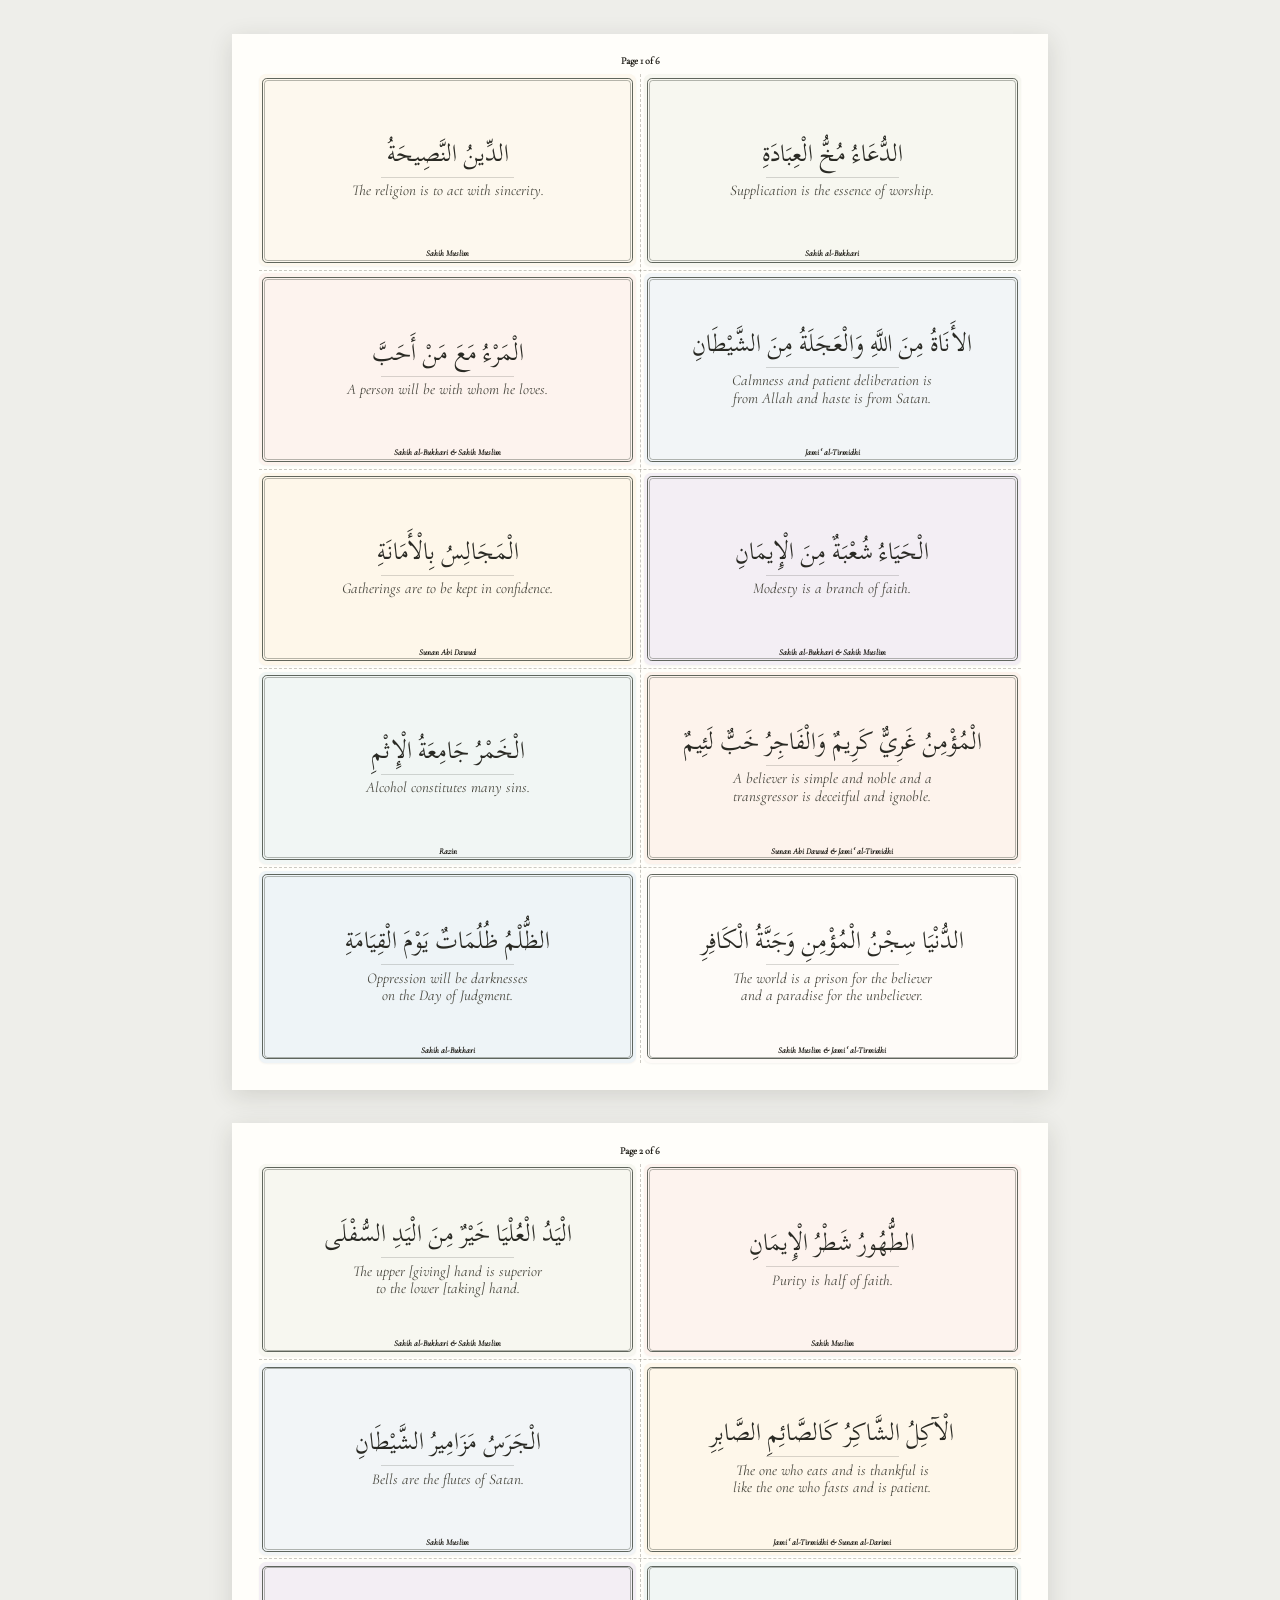
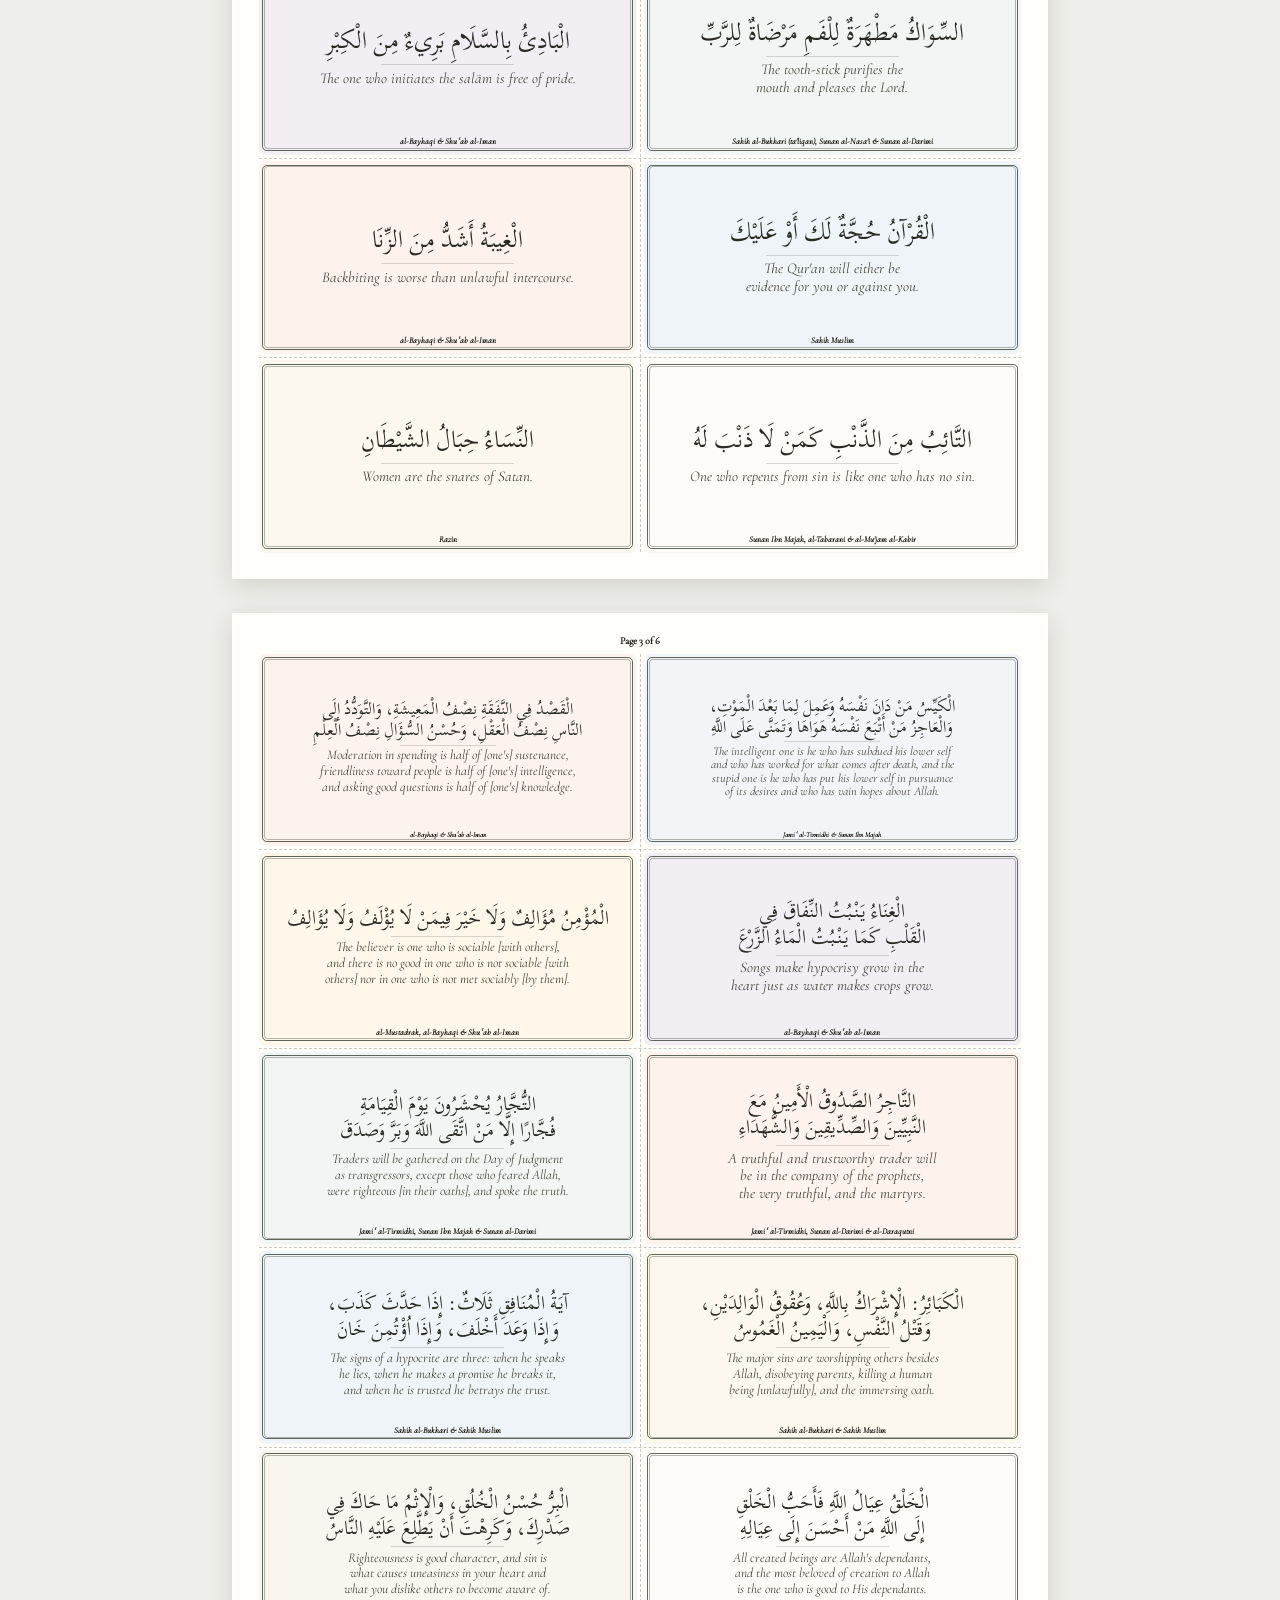
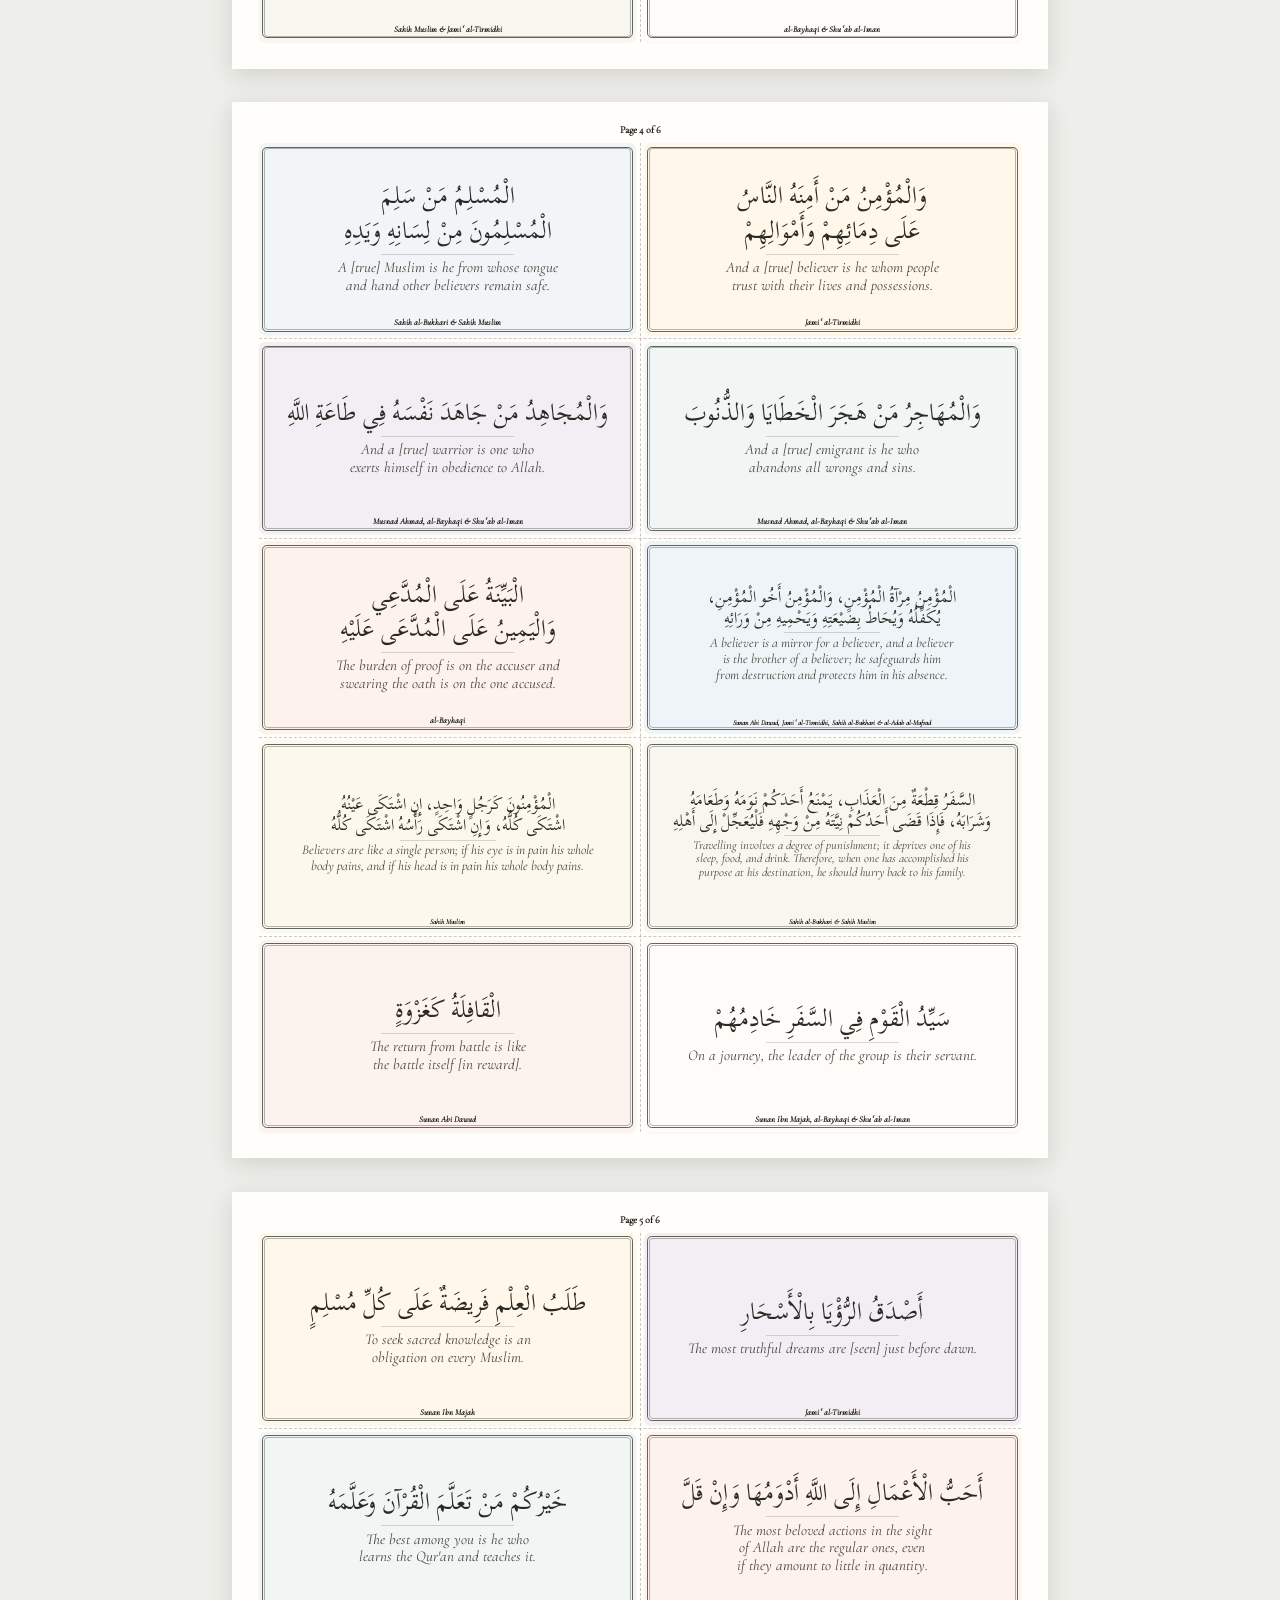
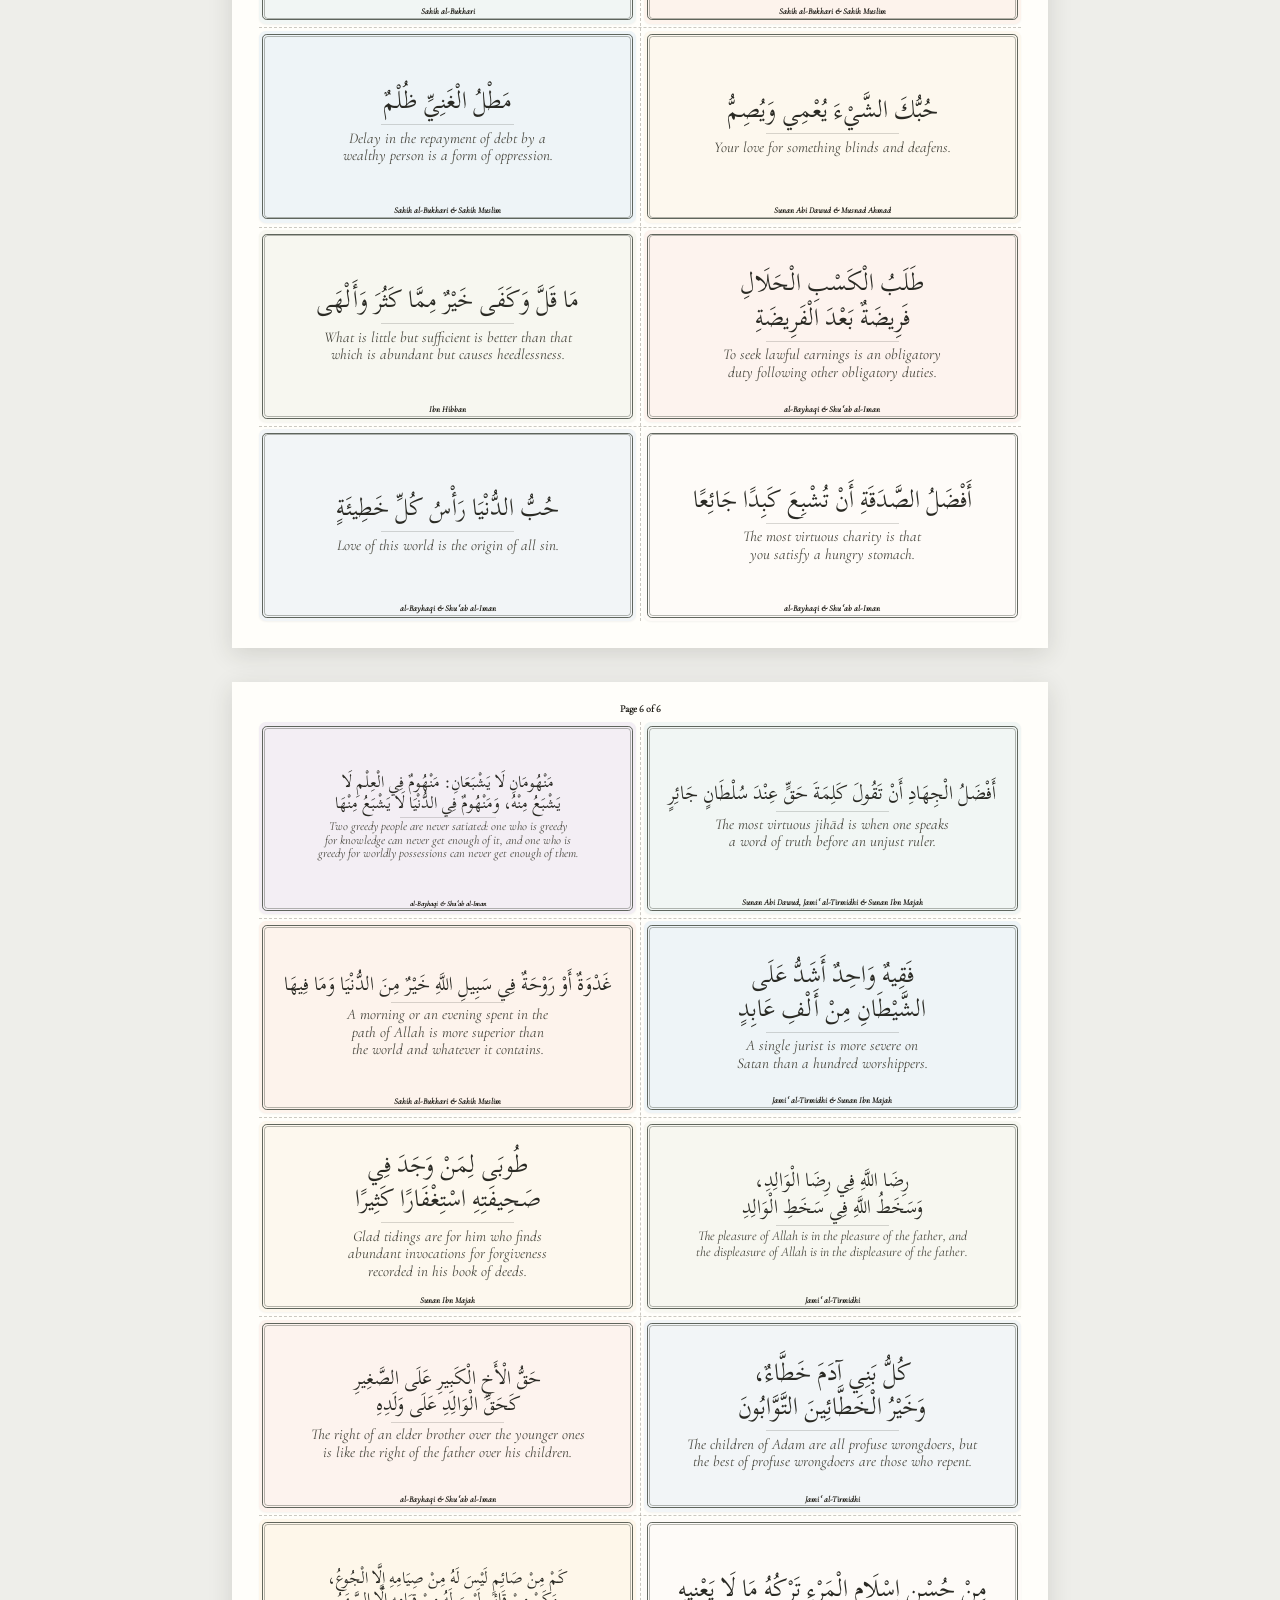
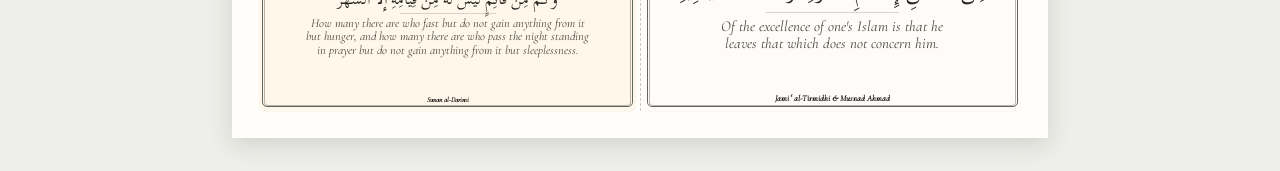
<file: hadith-cards/index.html>
<!doctype html>
<html lang="en">
  <head>
    <meta charset="utf-8">
    <meta name="viewport" content="width=device-width, initial-scale=1">
    <title>Provisions of the Seekers — Zād al-Ṭalibīn (1–60)</title>
    <link rel="stylesheet" href="styles.css?v=15">
  </head>
  <body>
    <main id="pages" class="print-stack" aria-label="Printable Zād al-Ṭalibīn provisions">
      <p class="load-message">Loading cards…</p>
    </main>

    <script src="hadiths.js?v=14"></script>
    <script>
      const cardsPerPage = 10;
      const totalPages = 6;
      const themeAssets = [
        { id: "cream", bg: "#fdf8ee", accent: "#c9a05a" },
        { id: "mint", bg: "#f7f7f0", accent: "#8ea866" },
        { id: "blush", bg: "#fdf3ee", accent: "#d8897a" },
        { id: "sky", bg: "#f2f5f7", accent: "#6f9eb8" },
        { id: "wheat", bg: "#fef7ea", accent: "#c9922f" },
        { id: "lavender", bg: "#f3eef4", accent: "#9a7eb5" },
        { id: "teal", bg: "#f1f6f4", accent: "#5f9a8f" },
        { id: "peach", bg: "#fdf3ec", accent: "#d07f55" },
        { id: "slate", bg: "#eef4f7", accent: "#6a9bc4" },
        { id: "master", bg: "#fefbf8", accent: "#a89562" }
      ];
      const pagesRoot = document.getElementById("pages");

      function pickTheme(index) {
        return index % 10 === 9 ? themeAssets[9] : themeAssets[index % 9];
      }

      function escapeHTML(value) {
        return String(value || "")
          .replaceAll("&", "&amp;")
          .replaceAll("<", "&lt;")
          .replaceAll(">", "&gt;")
          .replaceAll('"', "&quot;")
          .replaceAll("'", "&#039;");
      }

      const lengthThresholds = {
        arabic: { long: 70, veryLong: 110 },
        english: { long: 120, veryLong: 170 }
      };

      function textLengthClass(text, script) {
        const n = (text || "").length;
        const thresholds = lengthThresholds[script];
        if (n > thresholds.veryLong) return "very-long";
        if (n > thresholds.long) return "long";
        return "";
      }

      function tierRank(tier) {
        if (tier === "very-long") return 2;
        if (tier === "long") return 1;
        return 0;
      }

      function cardLengthClass(hadith) {
        const arabicTier = textLengthClass(hadith.arabic, "arabic");
        const englishTier = textLengthClass(hadith.english, "english");
        return tierRank(arabicTier) >= tierRank(englishTier) ? arabicTier : englishTier;
      }

      function cutGuides() {
        return `
          <span class="cut-guide cut-guide--vertical" aria-hidden="true"></span>
          <span class="cut-guide cut-guide--horizontal" style="top: calc(20% - 0.0255in)" aria-hidden="true"></span>
          <span class="cut-guide cut-guide--horizontal" style="top: calc(40% - 0.0085in)" aria-hidden="true"></span>
          <span class="cut-guide cut-guide--horizontal" style="top: calc(60% + 0.0085in)" aria-hidden="true"></span>
          <span class="cut-guide cut-guide--horizontal" style="top: calc(80% + 0.0255in)" aria-hidden="true"></span>
        `;
      }

      function cardTemplate(hadith, index) {
        const theme = pickTheme(index);
        const themeClass = `theme-${(index % 10) + 1}`;
        const arabicClass = textLengthClass(hadith.arabic, "arabic");
        const englishClass = textLengthClass(hadith.english, "english");
        return `
          <article class="card ${themeClass} ${cardLengthClass(hadith)}" style="--card-bg:${theme.bg};--accent:${theme.accent}">
            <div class="card-copy">
              <p class="arabic ${arabicClass}" lang="ar" dir="rtl">${escapeHTML(hadith.arabic)}</p>
              <hr class="copy-rule" aria-hidden="true">
              <p class="english ${englishClass}">${escapeHTML(hadith.english)}</p>
            </div>
            <p class="source">${escapeHTML(hadith.source)}</p>
          </article>
        `;
      }

      function render() {
        if (typeof hadiths === "undefined" || !Array.isArray(hadiths)) {
          pagesRoot.innerHTML = `
            <p class="load-message load-message--error">
              Could not load <code>hadiths.js</code>. Start a local server from the repo root
              (<code>python3 -m http.server 8000</code>), then open
              <a href="http://localhost:8000/hadith-cards/">http://localhost:8000/hadith-cards/</a>.
            </p>
          `;
          return;
        }

        const paddedHadiths = [...hadiths];
        while (paddedHadiths.length < cardsPerPage * totalPages) {
          paddedHadiths.push({
            arabic: "نَصُّ الْحَدِيثِ الْعَرَبِيُّ هُنَا",
            english: "English translation placeholder goes here.",
            source: "Source placeholder"
          });
        }

        pagesRoot.innerHTML = Array.from({ length: totalPages }, (_, pageIndex) => {
          const start = pageIndex * cardsPerPage;
          const pageHadiths = paddedHadiths.slice(start, start + cardsPerPage);
          return `
            <section class="sheet" aria-label="Page ${pageIndex + 1} of ${totalPages}">
              <p class="page-label">Page ${pageIndex + 1} of ${totalPages}</p>
              <div class="cards">
                ${cutGuides()}
                ${pageHadiths.map((hadith, index) => cardTemplate(hadith, start + index)).join("")}
              </div>
            </section>
          `;
        }).join("");
      }

      render();
    </script>
  </body>
</html>
</file>
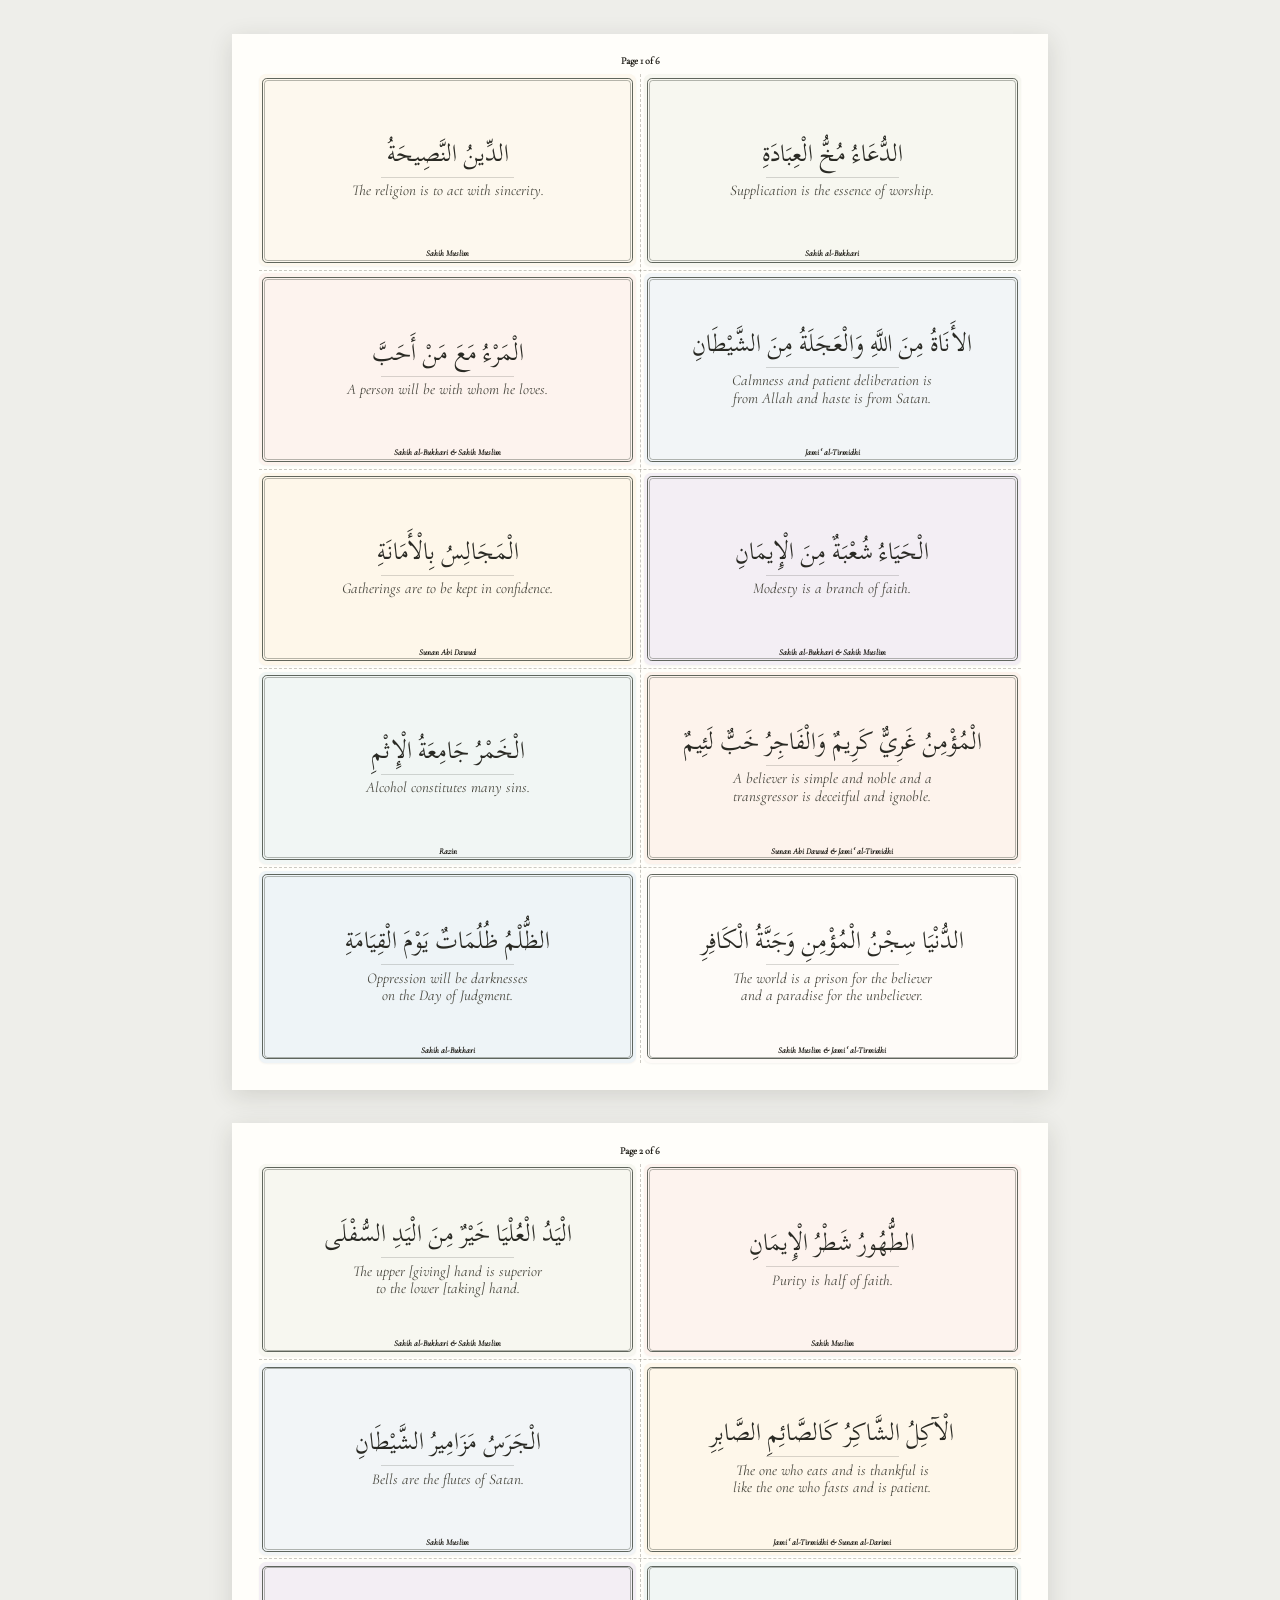
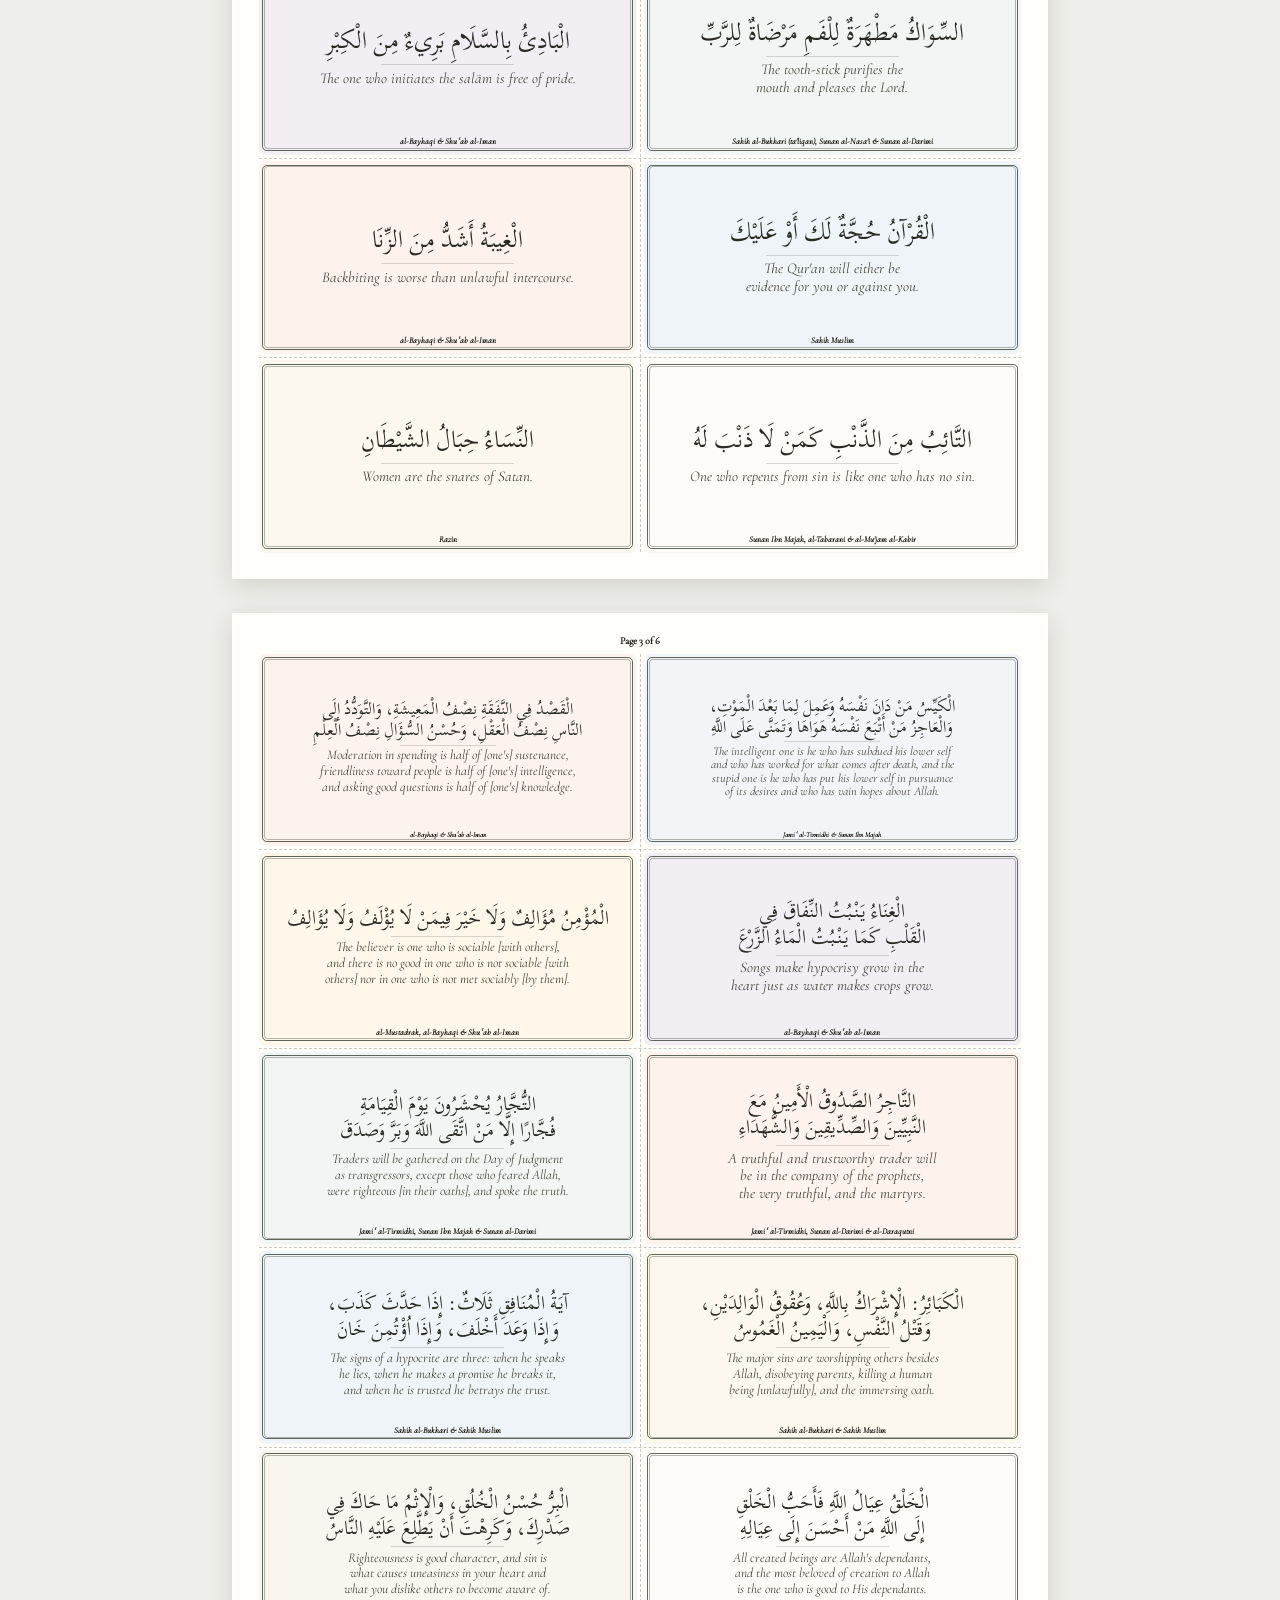
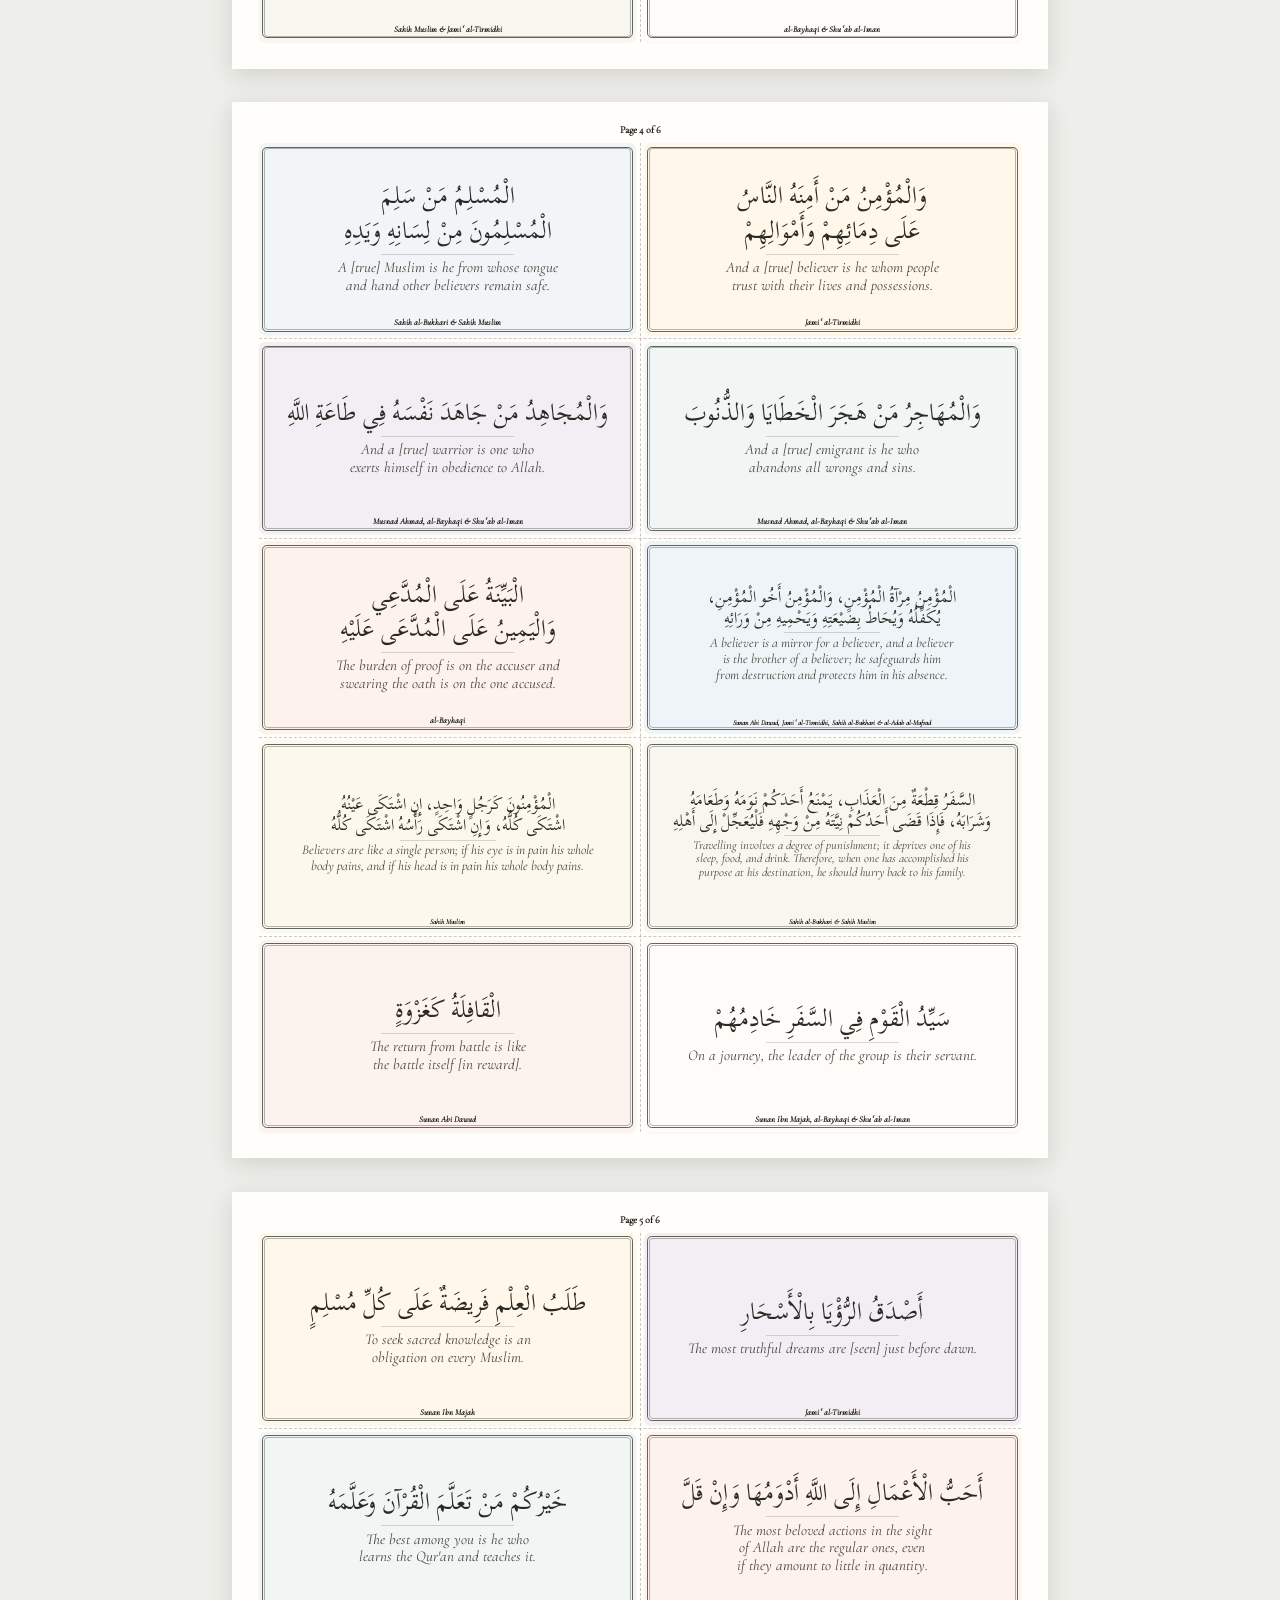
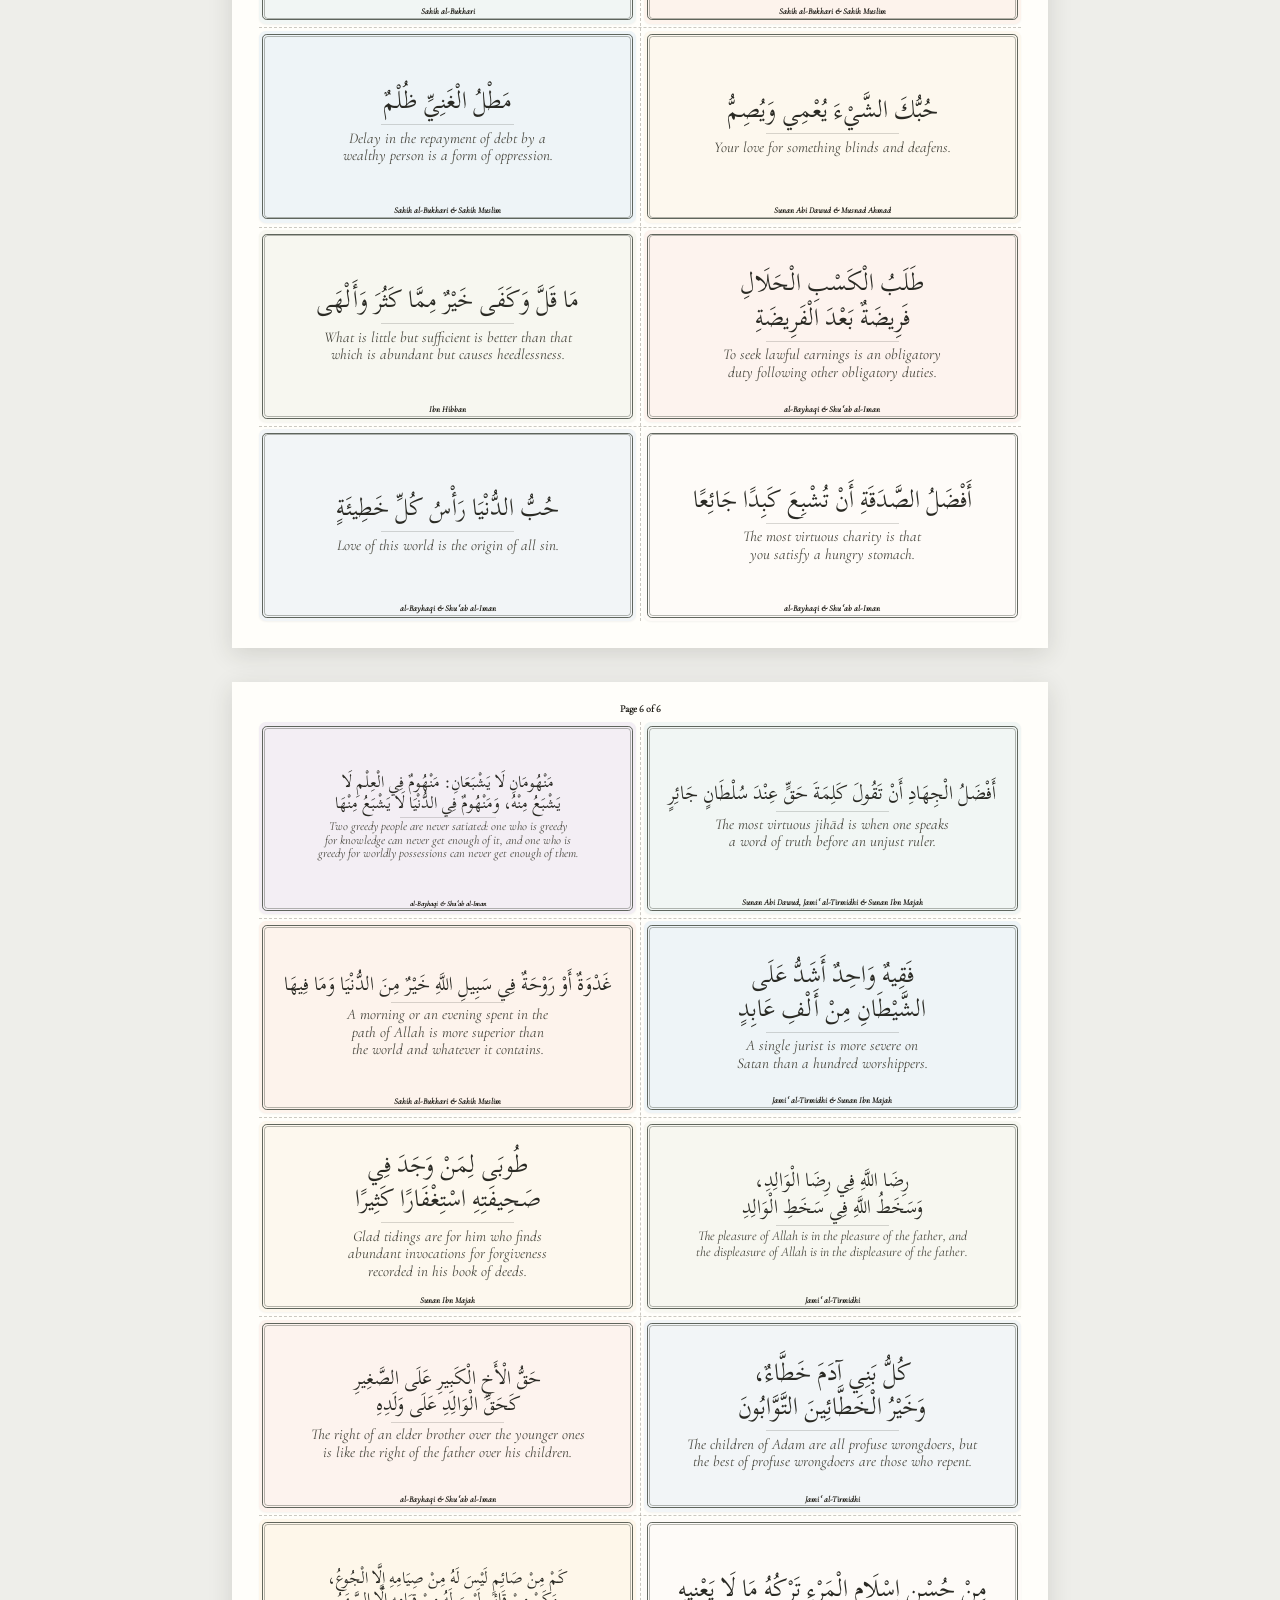
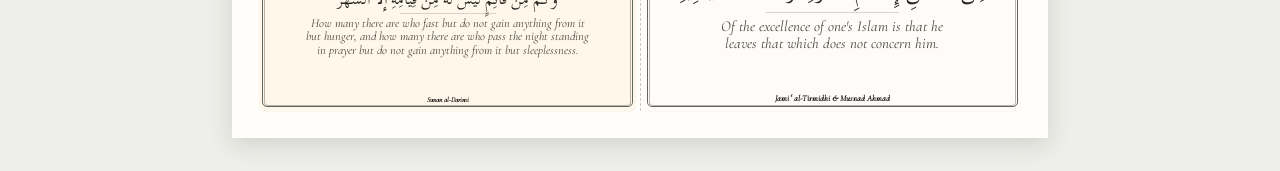
<file: zadul-talibeen/index.html>
<!doctype html>
<html lang="en">
  <head>
    <meta charset="utf-8">
    <meta name="viewport" content="width=device-width, initial-scale=1">
    <title>Provisions of the Seekers — Zād al-Ṭalibīn (1–60)</title>
    <link rel="stylesheet" href="styles.css?v=15">
  </head>
  <body>
    <main id="pages" class="print-stack" aria-label="Printable Zād al-Ṭalibīn provisions">
      <p class="load-message">Loading cards…</p>
    </main>

    <script src="hadiths.js?v=14"></script>
    <script>
      const cardsPerPage = 10;
      const totalPages = 6;
      const themeAssets = [
        { id: "cream", bg: "#fdf8ee", accent: "#c9a05a" },
        { id: "mint", bg: "#f7f7f0", accent: "#8ea866" },
        { id: "blush", bg: "#fdf3ee", accent: "#d8897a" },
        { id: "sky", bg: "#f2f5f7", accent: "#6f9eb8" },
        { id: "wheat", bg: "#fef7ea", accent: "#c9922f" },
        { id: "lavender", bg: "#f3eef4", accent: "#9a7eb5" },
        { id: "teal", bg: "#f1f6f4", accent: "#5f9a8f" },
        { id: "peach", bg: "#fdf3ec", accent: "#d07f55" },
        { id: "slate", bg: "#eef4f7", accent: "#6a9bc4" },
        { id: "master", bg: "#fefbf8", accent: "#a89562" }
      ];
      const pagesRoot = document.getElementById("pages");

      function pickTheme(index) {
        return index % 10 === 9 ? themeAssets[9] : themeAssets[index % 9];
      }

      function escapeHTML(value) {
        return String(value || "")
          .replaceAll("&", "&amp;")
          .replaceAll("<", "&lt;")
          .replaceAll(">", "&gt;")
          .replaceAll('"', "&quot;")
          .replaceAll("'", "&#039;");
      }

      const lengthThresholds = {
        arabic: { long: 70, veryLong: 110 },
        english: { long: 120, veryLong: 170 }
      };

      function textLengthClass(text, script) {
        const n = (text || "").length;
        const thresholds = lengthThresholds[script];
        if (n > thresholds.veryLong) return "very-long";
        if (n > thresholds.long) return "long";
        return "";
      }

      function tierRank(tier) {
        if (tier === "very-long") return 2;
        if (tier === "long") return 1;
        return 0;
      }

      function cardLengthClass(hadith) {
        const arabicTier = textLengthClass(hadith.arabic, "arabic");
        const englishTier = textLengthClass(hadith.english, "english");
        return tierRank(arabicTier) >= tierRank(englishTier) ? arabicTier : englishTier;
      }

      function cutGuides() {
        return `
          <span class="cut-guide cut-guide--vertical" aria-hidden="true"></span>
          <span class="cut-guide cut-guide--horizontal" style="top: calc(20% - 0.0255in)" aria-hidden="true"></span>
          <span class="cut-guide cut-guide--horizontal" style="top: calc(40% - 0.0085in)" aria-hidden="true"></span>
          <span class="cut-guide cut-guide--horizontal" style="top: calc(60% + 0.0085in)" aria-hidden="true"></span>
          <span class="cut-guide cut-guide--horizontal" style="top: calc(80% + 0.0255in)" aria-hidden="true"></span>
        `;
      }

      function cardTemplate(hadith, index) {
        const theme = pickTheme(index);
        const themeClass = `theme-${(index % 10) + 1}`;
        const arabicClass = textLengthClass(hadith.arabic, "arabic");
        const englishClass = textLengthClass(hadith.english, "english");
        return `
          <article class="card ${themeClass} ${cardLengthClass(hadith)}" style="--card-bg:${theme.bg};--accent:${theme.accent}">
            <div class="card-copy">
              <p class="arabic ${arabicClass}" lang="ar" dir="rtl">${escapeHTML(hadith.arabic)}</p>
              <hr class="copy-rule" aria-hidden="true">
              <p class="english ${englishClass}">${escapeHTML(hadith.english)}</p>
            </div>
            <p class="source">${escapeHTML(hadith.source)}</p>
          </article>
        `;
      }

      function render() {
        if (typeof hadiths === "undefined" || !Array.isArray(hadiths)) {
          pagesRoot.innerHTML = `
            <p class="load-message load-message--error">
              Could not load <code>hadiths.js</code>. Start a local server from the repo root
              (<code>python3 -m http.server 8000</code>), then open
              <a href="http://localhost:8000/zadul-talibeen/">http://localhost:8000/zadul-talibeen/</a>.
            </p>
          `;
          return;
        }

        const paddedHadiths = [...hadiths];
        while (paddedHadiths.length < cardsPerPage * totalPages) {
          paddedHadiths.push({
            arabic: "نَصُّ الْحَدِيثِ الْعَرَبِيُّ هُنَا",
            english: "English translation placeholder goes here.",
            source: "Source placeholder"
          });
        }

        pagesRoot.innerHTML = Array.from({ length: totalPages }, (_, pageIndex) => {
          const start = pageIndex * cardsPerPage;
          const pageHadiths = paddedHadiths.slice(start, start + cardsPerPage);
          return `
            <section class="sheet" aria-label="Page ${pageIndex + 1} of ${totalPages}">
              <p class="page-label">Page ${pageIndex + 1} of ${totalPages}</p>
              <div class="cards">
                ${cutGuides()}
                ${pageHadiths.map((hadith, index) => cardTemplate(hadith, start + index)).join("")}
              </div>
            </section>
          `;
        }).join("");
      }

      render();
    </script>
  </body>
</html>
</file>
<file: hadith-cards/styles.css>
@font-face {
  font-family: "Local Scheherazade";
  src: url("/assets/fonts/ScheherazadeNew-Regular.ttf") format("truetype");
  font-weight: 400;
  font-style: normal;
  font-display: swap;
}

@font-face {
  font-family: "Local Cormorant";
  src: local("Cormorant Garamond"), url("/assets/fonts/CormorantGaramond-Regular.ttf") format("truetype");
  font-display: swap;
}

@font-face {
  font-family: "Local Cormorant";
  src: local("Cormorant Garamond Italic"), url("/assets/fonts/CormorantGaramond-Italic.ttf") format("truetype");
  font-style: italic;
  font-display: swap;
}

:root {
  --page-width: 8.5in;
  --page-height: 11in;
  --page-pad-x: 0.28in;
  --page-pad-y: 0.2in;
  --card-gap: 0.075in;
  --label-height: 0.18in;
  --ink: #171710;
  --muted: #2b2b24;
  --guide: rgba(103, 98, 83, 0.34);
  --paper: #fffefa;
}

* {
  box-sizing: border-box;
}

html,
body {
  margin: 0;
  min-height: 100%;
}

body {
  background: #eeeeea;
  color: var(--ink);
  font-family: "Local Cormorant", Georgia, "Times New Roman", serif;
  -webkit-font-smoothing: antialiased;
  text-rendering: optimizeLegibility;
}

.print-stack {
  display: grid;
  gap: 0.35in;
  padding: 0.35in 0;
}

.load-message {
  width: var(--page-width);
  margin: 0 auto;
  padding: 0.5in;
  color: var(--muted);
  font-size: 0.14in;
  text-align: center;
}

.load-message--error {
  color: #6b2f2f;
}

.load-message code {
  font-size: 0.9em;
}

.sheet {
  display: grid;
  grid-template-rows: var(--label-height) minmax(0, 1fr);
  gap: 0.045in;
  width: var(--page-width);
  height: var(--page-height);
  margin: 0 auto;
  padding: var(--page-pad-y) var(--page-pad-x) 0.28in;
  overflow: hidden;
  background: var(--paper);
  box-shadow: 0 0.06in 0.24in rgba(45, 40, 30, 0.14);
  page-break-after: always;
  break-after: page;
}

.sheet:last-child {
  page-break-after: auto;
  break-after: auto;
}

.page-label {
  align-self: center;
  margin: 0;
  color: #211f19;
  font-size: 0.105in;
  font-weight: 700;
  line-height: 1;
  text-align: center;
}

.cards {
  position: relative;
  display: grid;
  grid-template-columns: repeat(2, minmax(0, 1fr));
  grid-template-rows: repeat(5, minmax(0, 1fr));
  gap: var(--card-gap);
  width: 100%;
  height: 100%;
}

.cut-guide {
  position: absolute;
  z-index: 0;
  pointer-events: none;
}

.cut-guide--vertical {
  top: 0;
  bottom: 0;
  left: 50%;
  border-left: 0.45pt dashed var(--guide);
}

.cut-guide--horizontal {
  left: 0;
  right: 0;
  border-top: 0.45pt dashed var(--guide);
}

.card {
  --card-bg: #fff9ef;
  --accent: #d7a754;
  --accent-rgb: 215, 167, 84;
  --shade-rgb: 255, 248, 232;
  --frame-ink: #3f463c;
  position: relative;
  z-index: 1;
  display: grid;
  grid-template-rows: minmax(0, 1fr) auto;
  min-width: 0;
  min-height: 0;
  padding: 0.11in 0.22in 0.08in;
  overflow: hidden;
  border: none;
  border-radius: 0.07in;
  background: var(--card-bg);
  box-shadow: 0 0.008in 0.02in rgba(47, 38, 27, 0.06);
  break-inside: avoid;
}

.card::before {
  content: "";
  position: absolute;
  inset: 0.036in;
  z-index: 1;
  border: 0.5pt solid color-mix(in srgb, var(--frame-ink) 82%, transparent);
  border-radius: 0.05in;
  pointer-events: none;
}

.card::after {
  content: "";
  position: absolute;
  inset: 0.054in;
  z-index: 1;
  border: 0.38pt solid color-mix(in srgb, var(--frame-ink) 38%, transparent);
  border-radius: 0.038in;
  pointer-events: none;
}

.card-copy {
  position: relative;
  z-index: 2;
  align-self: center;
  display: grid;
  gap: 0;
  justify-items: center;
  width: 100%;
  padding: 0.02in 0.03in 0;
}

.copy-rule {
  display: block;
  width: min(52%, 1.38in);
  height: 0;
  margin: 0.048in 0 0.04in;
  padding: 0;
  border: 0;
  border-top: 0.3pt solid color-mix(in srgb, var(--ink) 16%, transparent);
  background: none;
}

.arabic,
.english,
.source {
  margin: 0;
  position: relative;
  z-index: 2;
}

.arabic {
  width: 100%;
  margin-bottom: 0.012in;
  color: #2a2a24;
  font-family: "Local Scheherazade", "Scheherazade New", "Noto Naskh Arabic", "Geeza Pro", "Traditional Arabic", serif;
  font-size: 0.248in;
  font-weight: 300;
  font-synthesis: none;
  line-height: 1.44;
  text-align: center;
  direction: rtl;
  unicode-bidi: isolate;
  text-wrap: balance;
}

.english {
  max-width: 88%;
  margin-top: 0.006in;
  color: color-mix(in srgb, var(--muted) 72%, #8a8778);
  font-size: 0.156in;
  font-style: italic;
  font-weight: 400;
  line-height: 1.18;
  text-align: center;
  text-wrap: balance;
}

.source {
  position: relative;
  z-index: 2;
  align-self: end;
  color: #25231d;
  font-size: 0.088in;
  font-style: italic;
  font-weight: 700;
  line-height: 1.1;
  text-align: center;
}

.arabic.long {
  font-size: 0.2in;
  line-height: 1.37;
}

.english.long {
  font-size: 0.14in;
}

.card.long .copy-rule {
  width: min(46%, 1.18in);
  margin-block: 0.036in 0.03in;
}

.card.long {
  padding-block: 0.1in 0.075in;
}

.arabic.very-long {
  font-size: 0.168in;
  line-height: 1.3;
}

.english.very-long {
  max-width: 92%;
  font-size: 0.128in;
  line-height: 1.1;
}

.card.very-long {
  padding: 0.09in 0.18in 0.07in;
}

.card.very-long .copy-rule {
  width: min(40%, 1in);
  margin-block: 0.024in 0.02in;
}

.card.very-long .source {
  font-size: 0.074in;
}

.theme-1 {
  --card-bg: #fff8eb;
  --accent: #d7a754;
  --accent-rgb: 215, 167, 84;
  --shade-rgb: 255, 246, 225;
}

.theme-2 {
  --card-bg: #fbfdf1;
  --accent: #9caf6c;
  --accent-rgb: 156, 175, 108;
  --shade-rgb: 245, 250, 231;
}

.theme-3 {
  --card-bg: #fff5f2;
  --accent: #e79586;
  --accent-rgb: 231, 149, 134;
  --shade-rgb: 255, 238, 234;
}

.theme-4 {
  --card-bg: #f2f9fd;
  --accent: #79a9c7;
  --accent-rgb: 121, 169, 199;
  --shade-rgb: 232, 246, 253;
}

.theme-5 {
  --card-bg: #fff9ea;
  --accent: #dfa33a;
  --accent-rgb: 223, 163, 58;
  --shade-rgb: 255, 246, 219;
}

.theme-6 {
  --card-bg: #f9f5fc;
  --accent: #a58bc0;
  --accent-rgb: 165, 139, 192;
  --shade-rgb: 246, 238, 251;
}

.theme-7 {
  --card-bg: #effaf6;
  --accent: #6ea79e;
  --accent-rgb: 110, 167, 158;
  --shade-rgb: 230, 249, 244;
}

.theme-8 {
  --card-bg: #fff4ed;
  --accent: #dc8c61;
  --accent-rgb: 220, 140, 97;
  --shade-rgb: 255, 238, 227;
}

.theme-9 {
  --card-bg: #f4f9ff;
  --accent: #78a5d3;
  --accent-rgb: 120, 165, 211;
  --shade-rgb: 234, 245, 255;
}

.theme-10 {
  --card-bg: #fcf8ef;
  --accent: #bda96f;
  --accent-rgb: 189, 169, 111;
  --shade-rgb: 248, 242, 225;
}

@page {
  size: 8.5in 11in;
  margin: 0;
}

@media print {
  html,
  body {
    width: var(--page-width);
    min-height: var(--page-height);
    background: white;
  }

  body {
    -webkit-print-color-adjust: exact;
    print-color-adjust: exact;
  }

  .print-stack {
    display: block;
    padding: 0;
  }

  .sheet {
    margin: 0;
    box-shadow: none;
  }
}
</file>
<file: zadul-talibeen/styles.css>
@font-face {
  font-family: "Local Scheherazade";
  src: url("/assets/fonts/ScheherazadeNew-Regular.ttf") format("truetype");
  font-weight: 400;
  font-style: normal;
  font-display: swap;
}

@font-face {
  font-family: "Local Cormorant";
  src: local("Cormorant Garamond"), url("/assets/fonts/CormorantGaramond-Regular.ttf") format("truetype");
  font-display: swap;
}

@font-face {
  font-family: "Local Cormorant";
  src: local("Cormorant Garamond Italic"), url("/assets/fonts/CormorantGaramond-Italic.ttf") format("truetype");
  font-style: italic;
  font-display: swap;
}

:root {
  --page-width: 8.5in;
  --page-height: 11in;
  --page-pad-x: 0.28in;
  --page-pad-y: 0.2in;
  --card-gap: 0.075in;
  --label-height: 0.18in;
  --ink: #171710;
  --muted: #2b2b24;
  --guide: rgba(103, 98, 83, 0.34);
  --paper: #fffefa;
}

* {
  box-sizing: border-box;
}

html,
body {
  margin: 0;
  min-height: 100%;
}

body {
  background: #eeeeea;
  color: var(--ink);
  font-family: "Local Cormorant", Georgia, "Times New Roman", serif;
  -webkit-font-smoothing: antialiased;
  text-rendering: optimizeLegibility;
}

.print-stack {
  display: grid;
  gap: 0.35in;
  padding: 0.35in 0;
}

.load-message {
  width: var(--page-width);
  margin: 0 auto;
  padding: 0.5in;
  color: var(--muted);
  font-size: 0.14in;
  text-align: center;
}

.load-message--error {
  color: #6b2f2f;
}

.load-message code {
  font-size: 0.9em;
}

.sheet {
  display: grid;
  grid-template-rows: var(--label-height) minmax(0, 1fr);
  gap: 0.045in;
  width: var(--page-width);
  height: var(--page-height);
  margin: 0 auto;
  padding: var(--page-pad-y) var(--page-pad-x) 0.28in;
  overflow: hidden;
  background: var(--paper);
  box-shadow: 0 0.06in 0.24in rgba(45, 40, 30, 0.14);
  page-break-after: always;
  break-after: page;
}

.sheet:last-child {
  page-break-after: auto;
  break-after: auto;
}

.page-label {
  align-self: center;
  margin: 0;
  color: #211f19;
  font-size: 0.105in;
  font-weight: 700;
  line-height: 1;
  text-align: center;
}

.cards {
  position: relative;
  display: grid;
  grid-template-columns: repeat(2, minmax(0, 1fr));
  grid-template-rows: repeat(5, minmax(0, 1fr));
  gap: var(--card-gap);
  width: 100%;
  height: 100%;
}

.cut-guide {
  position: absolute;
  z-index: 0;
  pointer-events: none;
}

.cut-guide--vertical {
  top: 0;
  bottom: 0;
  left: 50%;
  border-left: 0.45pt dashed var(--guide);
}

.cut-guide--horizontal {
  left: 0;
  right: 0;
  border-top: 0.45pt dashed var(--guide);
}

.card {
  --card-bg: #fff9ef;
  --accent: #d7a754;
  --accent-rgb: 215, 167, 84;
  --shade-rgb: 255, 248, 232;
  --frame-ink: #3f463c;
  position: relative;
  z-index: 1;
  display: grid;
  grid-template-rows: minmax(0, 1fr) auto;
  min-width: 0;
  min-height: 0;
  padding: 0.11in 0.22in 0.08in;
  overflow: hidden;
  border: none;
  border-radius: 0.07in;
  background: var(--card-bg);
  box-shadow: 0 0.008in 0.02in rgba(47, 38, 27, 0.06);
  break-inside: avoid;
}

.card::before {
  content: "";
  position: absolute;
  inset: 0.036in;
  z-index: 1;
  border: 0.5pt solid color-mix(in srgb, var(--frame-ink) 82%, transparent);
  border-radius: 0.05in;
  pointer-events: none;
}

.card::after {
  content: "";
  position: absolute;
  inset: 0.054in;
  z-index: 1;
  border: 0.38pt solid color-mix(in srgb, var(--frame-ink) 38%, transparent);
  border-radius: 0.038in;
  pointer-events: none;
}

.card-copy {
  position: relative;
  z-index: 2;
  align-self: center;
  display: grid;
  gap: 0;
  justify-items: center;
  width: 100%;
  padding: 0.02in 0.03in 0;
}

.copy-rule {
  display: block;
  width: min(52%, 1.38in);
  height: 0;
  margin: 0.048in 0 0.04in;
  padding: 0;
  border: 0;
  border-top: 0.3pt solid color-mix(in srgb, var(--ink) 16%, transparent);
  background: none;
}

.arabic,
.english,
.source {
  margin: 0;
  position: relative;
  z-index: 2;
}

.arabic {
  width: 100%;
  margin-bottom: 0.012in;
  color: #2a2a24;
  font-family: "Local Scheherazade", "Scheherazade New", "Noto Naskh Arabic", "Geeza Pro", "Traditional Arabic", serif;
  font-size: 0.248in;
  font-weight: 300;
  font-synthesis: none;
  line-height: 1.44;
  text-align: center;
  direction: rtl;
  unicode-bidi: isolate;
  text-wrap: balance;
}

.english {
  max-width: 88%;
  margin-top: 0.006in;
  color: color-mix(in srgb, var(--muted) 72%, #8a8778);
  font-size: 0.156in;
  font-style: italic;
  font-weight: 400;
  line-height: 1.18;
  text-align: center;
  text-wrap: balance;
}

.source {
  position: relative;
  z-index: 2;
  align-self: end;
  color: #25231d;
  font-size: 0.088in;
  font-style: italic;
  font-weight: 700;
  line-height: 1.1;
  text-align: center;
}

.arabic.long {
  font-size: 0.2in;
  line-height: 1.37;
}

.english.long {
  font-size: 0.14in;
}

.card.long .copy-rule {
  width: min(46%, 1.18in);
  margin-block: 0.036in 0.03in;
}

.card.long {
  padding-block: 0.1in 0.075in;
}

.arabic.very-long {
  font-size: 0.168in;
  line-height: 1.3;
}

.english.very-long {
  max-width: 92%;
  font-size: 0.128in;
  line-height: 1.1;
}

.card.very-long {
  padding: 0.09in 0.18in 0.07in;
}

.card.very-long .copy-rule {
  width: min(40%, 1in);
  margin-block: 0.024in 0.02in;
}

.card.very-long .source {
  font-size: 0.074in;
}

.theme-1 {
  --card-bg: #fff8eb;
  --accent: #d7a754;
  --accent-rgb: 215, 167, 84;
  --shade-rgb: 255, 246, 225;
}

.theme-2 {
  --card-bg: #fbfdf1;
  --accent: #9caf6c;
  --accent-rgb: 156, 175, 108;
  --shade-rgb: 245, 250, 231;
}

.theme-3 {
  --card-bg: #fff5f2;
  --accent: #e79586;
  --accent-rgb: 231, 149, 134;
  --shade-rgb: 255, 238, 234;
}

.theme-4 {
  --card-bg: #f2f9fd;
  --accent: #79a9c7;
  --accent-rgb: 121, 169, 199;
  --shade-rgb: 232, 246, 253;
}

.theme-5 {
  --card-bg: #fff9ea;
  --accent: #dfa33a;
  --accent-rgb: 223, 163, 58;
  --shade-rgb: 255, 246, 219;
}

.theme-6 {
  --card-bg: #f9f5fc;
  --accent: #a58bc0;
  --accent-rgb: 165, 139, 192;
  --shade-rgb: 246, 238, 251;
}

.theme-7 {
  --card-bg: #effaf6;
  --accent: #6ea79e;
  --accent-rgb: 110, 167, 158;
  --shade-rgb: 230, 249, 244;
}

.theme-8 {
  --card-bg: #fff4ed;
  --accent: #dc8c61;
  --accent-rgb: 220, 140, 97;
  --shade-rgb: 255, 238, 227;
}

.theme-9 {
  --card-bg: #f4f9ff;
  --accent: #78a5d3;
  --accent-rgb: 120, 165, 211;
  --shade-rgb: 234, 245, 255;
}

.theme-10 {
  --card-bg: #fcf8ef;
  --accent: #bda96f;
  --accent-rgb: 189, 169, 111;
  --shade-rgb: 248, 242, 225;
}

@page {
  size: 8.5in 11in;
  margin: 0;
}

@media print {
  html,
  body {
    width: var(--page-width);
    min-height: var(--page-height);
    background: white;
  }

  body {
    -webkit-print-color-adjust: exact;
    print-color-adjust: exact;
  }

  .print-stack {
    display: block;
    padding: 0;
  }

  .sheet {
    margin: 0;
    box-shadow: none;
  }
}
</file>
